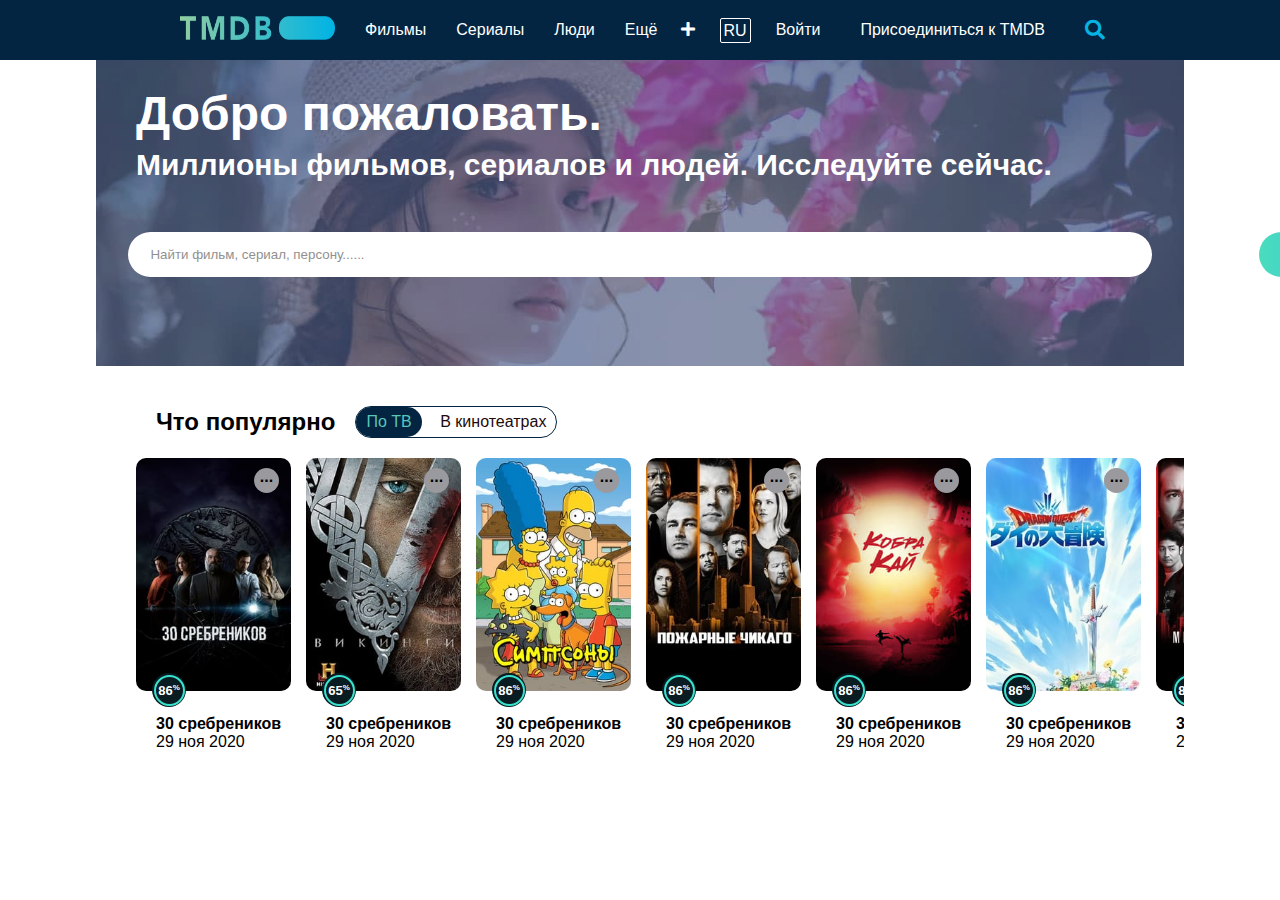
<file: index.html>
<!DOCTYPE html>
<html lang="en">
<head>
    <meta charset="UTF-8">
    <meta name="viewport" content="width=device-width, initial-scale=1.0">
    <title>Document</title>
    <link rel="stylesheet" href="style.css">
    <link rel="stylesheet" href="FA/css/all.min.css">
</head>
<body>
<section  onclick="del()" id="navbar" class="header">
  <ul class="header__menu-left">
        <li><a href="#"><img src="img/1.png" alt="rasm topilmadi"></a></li>
        <li>
            <a href="#">Фильмы</a>
             <ul class="header__blok">
             <li><a href="#">Популярные</a></li>
             <li><a href="#">Смотрят сейчас</a></li>
             <li><a href="#">Ожидаемые</a></li>
             <li><a href="#">Лучшие</a></li>
            </ul>
         </li>
         <li>
            <a href="#">Сериалы</a>
            <ul class="header__blok">
             <li><a href="#">Популярные</a></li>
             <li><a href="#">В эфире сегодня</a></li>
             <li><a href="#">По телевидению</a></li>
             <li><a href="#">Лучшие</a></li>
            </ul>
         </li>
         <li>
            <a href="#">Люди</a>
            <ul class="header__blok">
             <li><a href="#">Популярные люди</a></li>
            </ul>
        </li>
        <li>
            <a href="#">Ещё</a>
              <ul class="header__blok">
               <li><a href="#">Обсуждения</a></li>
               <li><a href="#">Доска почёта</a></li>
               <li><a href="#">Поддержка</a></li>
               <li><a href="#">API</a></li>
              </ul>
          </li>
  </ul>
  <ul class="header__menu-right">
    <li><a href="#"><i class="fas fa-plus"></i></a></li>
    <li class="ru"><a href="#">RU</a></li>
    <li><a href="#">Войти</a></li>
    <li><a href="#">Присоединиться к TMDB</a></li>
    <li><a href="#"><i class="search fas fa-search"></i></a></li>
  </ul>
</section>
<div  class="container">
<div onclick="del()"  class="search__welcome">
<h1>
    Добро пожаловать.
</h1>
<h2>
    Миллионы фильмов, сериалов и людей. Исследуйте сейчас.
</h2>
<div class="search">
    <input type="text" placeholder="Найти фильм, сериал, персону......">
</div>
<div class="search-button">
    <a href="#">Search</a>
</div>
</div>
<div id="1"  class="gallery_movie">
    <div onclick="del()"  class="gallery_header">
        <h2>Что популярно</h2>
        <div class="selector">
            <div id="online"  class="online"><a id="online_a" href="#" onclick="foo()">По ТВ </a></div>
            <div id="prokat" class="prokat"><a id="prokat_a" href="#" onclick="add()">В кинотеатрах </a></div>
        </div>
    </div>
    <div id="one" class="movies">

        <div class="movies_card">
            <span onclick="add1()" id="span"><b>...</b></span>
            <div id="box1" class="box_info">
                <div class="no_hover"><b>Хотите поставить оценку или добавить в список?</b></div>
                <p><a href="#">Войти <i class="fas fa-chevron-right"></i></a></p> <hr>
                <div class="no_hover"><b>Нет аккаунта?</b></div>
                <p><a href="#">Присоединитесь к сообществу  <i class="fas fa-chevron-right"></i></a></p>
            </div>
            <div class="content">
                <div class="content_color">
                    <b>86 <div class="present">%</div></b>
                </div>
            </div>
            <a href="#"><img src="img/3.jpg" alt="rasm topilmadi"></a>
            <h2><a href="#">30 сребреников</a></h2>
            <p>29 ноя 2020</p>
        </div>

        <div class="movies_card">
            <span onclick="add2()" id="span"><b>...</b></span>
            <div id="box2" class="box_info">
                <div class="no_hover"><b>Хотите поставить оценку или добавить в список?</b></div>
                <p><a href="#">Войти <i class="fas fa-chevron-right"></i></a></p> <hr>
                <div class="no_hover"><b>Нет аккаунта?</b></div>
                <p><a href="#">Присоединитесь к сообществу  <i class="fas fa-chevron-right"></i></a></p>
            </div>
            <div class="content">
                <div class="content_color">
                    <b>65 <div class="present">%</div></b>
                </div>
            </div>
            <a href="#"> <img src="img/5.jpg" alt="rasm topilmadi"></a>
            <h2><a href="#">30 сребреников</a></h2>
            <p>29 ноя 2020</p>
        </div>

        <div class="movies_card">
            <span onclick="add3()" id="span"><b>...</b></span>
            <div id="box3" class="box_info">
                <div class="no_hover"><b>Хотите поставить оценку или добавить в список?</b></div>
                <p><a href="#">Войти <i class="fas fa-chevron-right"></i></a></p> <hr>
                <div class="no_hover"><b>Нет аккаунта?</b></div>
                <p><a href="#">Присоединитесь к сообществу  <i class="fas fa-chevron-right"></i></a></p>
            </div>
            <div class="content">
                <div class="content_color">
                    <b>86 <div class="present">%</div></b>
                </div>
            </div>
            <a href="#"><img src="img/4.jpg" alt="rasm topilmadi"></a>
            <h2><a href="#">30 сребреников</a></h2>
            <p>29 ноя 2020</p>
        </div>

        <div class="movies_card">
            <span onclick="add4()" id="span"><b>...</b></span>
            <div id="box4" class="box_info">
                <div class="no_hover"><b>Хотите поставить оценку или добавить в список?</b></div>
                <p><a href="#">Войти <i class="fas fa-chevron-right"></i></a></p> <hr>
                <div class="no_hover"><b>Нет аккаунта?</b></div>
                <p><a href="#">Присоединитесь к сообществу  <i class="fas fa-chevron-right"></i></a></p>
            </div>
            <div class="content">
                <div class="content_color">
                    <b>86 <div class="present">%</div></b>
                </div>
            </div>
            <a href="#"><img src="img/6.jpg" alt="rasm topilmadi"></a>
            <h2><a href="#">30 сребреников</a></h2>
            <p>29 ноя 2020</p>
        </div>

        <div class="movies_card">
            <span onclick="add5()" id="span"><b>...</b></span>
            <div id="box5" class="box_info">
                <div class="no_hover"><b>Хотите поставить оценку или добавить в список?</b></div>
                <p><a href="#">Войти <i class="fas fa-chevron-right"></i></a></p> <hr>
                <div class="no_hover"><b>Нет аккаунта?</b></div>
                <p><a href="#">Присоединитесь к сообществу  <i class="fas fa-chevron-right"></i></a></p>
            </div>
            <div class="content">
                <div class="content_color">
                    <b>86 <div class="present">%</div></b>
                </div>
            </div>
            <a href="#"><img src="img/7.jpg" alt="rasm topilmadi"></a>
            <h2><a href="#">30 сребреников</a></h2>
            <p>29 ноя 2020</p>
        </div>

        <div class="movies_card">
            <span onclick="add6()" id="span"><b>...</b></span>
            <div id="box6" class="box_info">
                <div class="no_hover"><b>Хотите поставить оценку или добавить в список?</b></div>
                <p><a href="#">Войти <i class="fas fa-chevron-right"></i></a></p> <hr>
                <div class="no_hover"><b>Нет аккаунта?</b></div>
                <p><a href="#">Присоединитесь к сообществу  <i class="fas fa-chevron-right"></i></a></p>
            </div>
            <div class="content">
                <div class="content_color">
                    <b>86 <div class="present">%</div></b>
                </div>
            </div>
            <a href="#"><img src="img/8.jpg" alt="rasm topilmadi"></a>
            <h2><a href="#">30 сребреников</a></h2>
            <p>29 ноя 2020</p>
        </div>

        <div class="movies_card">
            <span onclick="add7()" id="span"><b>...</b></span>
            <div id="box7" class="box_info">
                <div class="no_hover"><b>Хотите поставить оценку или добавить в список?</b></div>
                <p><a href="#">Войти <i class="fas fa-chevron-right"></i></a></p> <hr>
                <div class="no_hover"><b>Нет аккаунта?</b></div>
                <p><a href="#">Присоединитесь к сообществу  <i class="fas fa-chevron-right"></i></a></p>
            </div>
            <div class="content">
                <div class="content_color">
                    <b>86 <div class="present">%</div></b>
                </div>
            </div>
           <a href="#"><img src="img/9.jpg" alt="rasm topilmadi"></a>
            <h2><a href="#">30 сребреников</a></h2>
            <p>29 ноя 2020</p>
        </div>

        <div class="movies_card">
            <span onclick="add8()" id="span"><b>...</b></span>
            <div id="box8" class="box_info">
                <div class="no_hover"><b>Хотите поставить оценку или добавить в список?</b></div>
                <p><a href="#">Войти <i class="fas fa-chevron-right"></i></a></p> <hr>
                <div class="no_hover"><b>Нет аккаунта?</b></div>
                <p><a href="#">Присоединитесь к сообществу  <i class="fas fa-chevron-right"></i></a></p>
            </div>
            <div class="content">
                <div class="content_color">
                    <b>86 <div class="present">%</div></b>
                </div>
            </div>
            <a href="#"><img src="img/10.jpg" alt="rasm topilmadi"></a>
            <h2><a href="#">30 сребреников</a></h2>
            <p>29 ноя 2020</p>
        </div>

        <div class="movies_card">
            <span onclick="add9()" id="span"><b>...</b></span>
            <div id="box9" class="box_info">
                <div class="no_hover"><b>Хотите поставить оценку или добавить в список?</b></div>
                <p><a href="#">Войти <i class="fas fa-chevron-right"></i></a></p> <hr>
                <div class="no_hover"><b>Нет аккаунта?</b></div>
                <p><a href="#">Присоединитесь к сообществу  <i class="fas fa-chevron-right"></i></a></p>
            </div>
            <div class="content">
                <div class="content_color">
                    <b>86 <div class="present">%</div></b>
                </div>
            </div>
            <a href="#"><img src="img/3.jpg" alt="rasm topilmadi"></a>
            <h2><a href="#">30 сребреников</a></h2>
            <p>29 ноя 2020</p>
        </div>

    </div>
   <div id="two" class="hover2">
    <div class="movies1">
        <div class="movies_card">
           <a href="#"><img src="img/15.jpg" alt="rasm topilmadi"></a>
            <h2><a href="#">Семейка Крудс</a></h2>
            <p>29 ноя 2020</p>
        </div>
        <div class="movies_card">
           <a href="#"> <img src="img/14.jpg" alt="rasm topilmadi"></a>
            <h2><a href="#">30 сребреников</a></h2>
            <p>29 ноя 2020</p>
        </div>
        <div class="movies_card">
          <a href="#"><img src="img/13.jpg" alt="rasm topilmadi"></a>
            <h2><a href="#">30 сребреников</a></h2>
            <p>29 ноя 2020</p>
        </div>
        <div class="movies_card">
            <a href="#"><img src="img/12.jpg" alt="rasm topilmadi"></a>
            <h2><a href="#">30 сребреников</a></h2>
            <p>29 ноя 2020</p>
        </div>
        <div class="movies_card">
           <a href="#"><img src="img/11.jpg" alt="rasm topilmadi"></a>
            <h2><a href="#">30 сребреников</a></h2>
            <p>29 ноя 2020</p>
        </div>
        <div class="movies_card">
            <a href="#"><img src="img/3.jpg" alt="rasm topilmadi"></a>
            <h2><a href="#">30 сребреников</a></h2>
            <p>29 ноя 2020</p>
        </div>
        <div class="movies_card">
           <a href="#"><img src="img/4.jpg" alt="rasm topilmadi"></a>
            <h2><a href="#">30 сребреников</a></h2>
            <p>29 ноя 2020</p>
        </div>
        <div class="movies_card">
            <a href="#"><img src="img/3.jpg" alt="rasm topilmadi"></a>
            <h2><a href="#">30 сребреников</a></h2>
            <p>29 ноя 2020</p>
        </div>
        <div class="movies_card">
            <a href="#"><img src="img/7.jpg" alt="rasm topilmadi"></a>
            <h2><a href="#">30 сребреников</a></h2>
            <p>29 ноя 2020</p>
        </div>
    </div>
   </div>
</div>
</div>
</body>
<script src="main.js"></script>
</html>
</file>
<file: style.css>
body {
  margin: 0;
  padding: 0;
  box-sizing: border-box;
  font-family: sans-serif; }

.header {
  z-index: 5;
  top: 0;
  position: fixed;
  width: 100%;
  display: block;
  transition: top 0.3s;
  background-color: #032541;
  width: 100%;
  height: 60px;
  display: flex;
  align-items: center;
  justify-content: space-between; }

.header__menu-left {
  padding: 0 0 0 150px;
  margin: 0;
  display: flex;
  justify-content: flex-start;
  align-items: center; }
  .header__menu-left li {
    padding: 10px 0;
    list-style-type: none;
    margin-left: 30px; }
    .header__menu-left li:hover .header__blok {
      display: block; }
    .header__menu-left li img {
      width: 155px;
      height: 24px; }
    .header__menu-left li a {
      color: white;
      text-decoration: none; }
    .header__menu-left li .header__blok {
      z-index: 2;
      display: none;
      position: absolute;
      margin-top: 10px;
      background-color: white;
      padding: 10px 0;
      border-radius: 5px; }
      .header__menu-left li .header__blok li {
        padding: 3px 50px 3px 15px;
        margin: 0; }
        .header__menu-left li .header__blok li:hover {
          background-color: #ebe9e9; }
        .header__menu-left li .header__blok li a {
          color: #2b2b2b; }

.header__menu-right {
  padding: 0 150px 0 0;
  display: flex;
  margin: 0;
  align-items: center; }
  .header__menu-right li {
    margin-right: 10px;
    padding: 10px 15px;
    list-style-type: none; }
    .header__menu-right li a {
      color: white;
      text-decoration: none; }
      .header__menu-right li a .search {
        font-size: 20px;
        color: #05B4E2; }
  .header__menu-right .ru {
    padding: 3px 3px 2px 3px;
    border: 1px solid white;
    border-radius: 2px; }
    .header__menu-right .ru:hover {
      background-color: white; }
      .header__menu-right .ru:hover a {
        color: black; }

.container {
  margin: 0 auto;
  width: 85%; }

.search__welcome {
  padding: 86px 0 0 0;
  background-repeat: no-repeat;
  background-size: cover;
  background-image: url(img/2.1.jpg);
  background-color: blue;
  opacity: 0.8;
  width: 100%;
  height: 280px; }
  .search__welcome .search-button {
    background: linear-gradient(to right, #1ED4AC, #02B5E3);
    transform: translate(1262px, -45px);
    display: flex;
    align-items: center;
    justify-content: center;
    height: 45px;
    width: 100px;
    font-size: 16px;
    outline: none;
    border: none;
    margin-left: -99px;
    border-radius: 30px;
    cursor: pointer; }
    .search__welcome .search-button:hover a {
      color: black; }
    .search__welcome .search-button a {
      color: #ffffff;
      text-decoration: none;
      font-weight: bold; }
  .search__welcome h1, .search__welcome h2 {
    margin-left: 25px;
    margin: 0;
    color: white; }
  .search__welcome h1 {
    font-size: 48px;
    margin-left: 40px;
    margin-bottom: 7px; }
  .search__welcome h2 {
    font-size: 30px;
    margin-left: 40px;
    margin-bottom: 50px; }
  .search__welcome .search {
    text-align: center; }
    .search__welcome .search input {
      width: 90%;
      height: 45px;
      border-radius: 30px;
      outline: none;
      border: none;
      padding: 0 22px; }

.gallery_movie {
  margin-top: 40px; }
  .gallery_movie .gallery_header {
    padding: 0 60px;
    display: flex;
    align-items: center;
    justify-content: flex-start; }
    .gallery_movie .gallery_header h2 {
      margin: 0; }
    .gallery_movie .gallery_header .selector {
      margin-left: 20px;
      justify-content: space-between;
      width: 200px;
      height: 30px;
      display: flex;
      align-items: center;
      border: 1px solid #032541;
      border-radius: 30px; }
      .gallery_movie .gallery_header .selector a {
        text-decoration: none;
        color: #032541; }
      .gallery_movie .gallery_header .selector .online {
        display: flex;
        align-items: center;
        height: 20px;
        padding: 5px 10px;
        border-radius: 21px;
        background-color: #032541; }
        .gallery_movie .gallery_header .selector .online a {
          color: #5BC4BB; }
      .gallery_movie .gallery_header .selector .prokat {
        display: flex;
        align-items: center;
        height: 20px;
        padding: 5px 10px;
        border-radius: 21px; }
        .gallery_movie .gallery_header .selector .prokat a {
          color: #220a0a; }
  .gallery_movie .movies {
    padding: 0 20px;
    display: flex;
    align-items: center;
    overflow: auto;
    white-space: nowrap; }
    .gallery_movie .movies .movies_card {
      position: relative;
      position: relative;
      margin-top: 20px;
      margin-left: 20px;
      min-width: 150px;
      height: 310px; }
      .gallery_movie .movies .movies_card .info {
        display: none; }
      .gallery_movie .movies .movies_card .box_info {
        border: 1px solid #d8d4d4;
        box-sizing: border-box;
        padding: 15px 0;
        border-radius: 5px;
        right: -160px;
        top: 50px;
        z-index: 22;
        width: 350px;
        height: 160px;
        background-color: white;
        position: absolute;
        display: none; }
        .gallery_movie .movies .movies_card .box_info .no_hover {
          font-size: 13px;
          margin-left: 20px;
          margin-bottom: 10px; }
        .gallery_movie .movies .movies_card .box_info p {
          margin: 0;
          font-size: 14px;
          padding: 10px 20px; }
          .gallery_movie .movies .movies_card .box_info p:hover {
            background-color: #032541; }
            .gallery_movie .movies .movies_card .box_info p:hover a {
              color: white; }
          .gallery_movie .movies .movies_card .box_info p a {
            color: black;
            text-decoration: none; }
      .gallery_movie .movies .movies_card span {
        top: 10px;
        right: 7px;
        cursor: pointer;
        border-radius: 15px;
        position: absolute;
        background-color: #9A999E;
        width: 25px;
        height: 25px;
        text-align: center; }
        .gallery_movie .movies .movies_card span:hover {
          background-color: #2ba9f1; }
      .gallery_movie .movies .movies_card h2 {
        font-size: 16px;
        margin: 20px 0 0 0;
        margin-left: 20px; }
        .gallery_movie .movies .movies_card h2 a {
          text-decoration: none;
          color: black; }
      .gallery_movie .movies .movies_card p {
        margin: 0;
        font-size: 16px;
        margin-left: 20px; }
      .gallery_movie .movies .movies_card img {
        border-radius: 10px;
        min-width: 150px;
        height: 75%; }
      .gallery_movie .movies .movies_card .content {
        display: flex;
        justify-content: center;
        align-items: center;
        top: 215px;
        left: 16px;
        border-radius: 25px;
        width: 34px;
        height: 34px;
        background-color: #081C22;
        position: absolute; }
        .gallery_movie .movies .movies_card .content:hover {
          transform: scale(1.1);
          cursor: context-menu; }
        .gallery_movie .movies .movies_card .content .content_color {
          width: 27px;
          height: 27px;
          display: flex;
          justify-content: center;
          align-items: center;
          border: 2px solid #3AE2CE;
          border-radius: 20px; }
        .gallery_movie .movies .movies_card .content b {
          color: white;
          font-size: 13px;
          display: flex; }
          .gallery_movie .movies .movies_card .content b .present {
            font-size: 8px;
            color: white; }
  .gallery_movie .hover2 {
    display: none; }
    .gallery_movie .hover2 .movies1 {
      padding: 0 20px;
      display: flex;
      align-items: center;
      overflow: auto;
      white-space: nowrap; }
      .gallery_movie .hover2 .movies1 .movies_card {
        margin-top: 20px;
        margin-left: 20px;
        min-width: 150px;
        height: 310px; }
        .gallery_movie .hover2 .movies1 .movies_card h2 {
          font-size: 16px;
          margin: 20px 0 0 0;
          margin-left: 20px; }
          .gallery_movie .hover2 .movies1 .movies_card h2 a {
            text-decoration: none;
            color: black; }
        .gallery_movie .hover2 .movies1 .movies_card p {
          margin: 0;
          font-size: 16px;
          margin-left: 20px; }
        .gallery_movie .hover2 .movies1 .movies_card img {
          border-radius: 10px;
          min-width: 150px;
          height: 75%; }

/*# sourceMappingURL=style.css.map */
</file>
